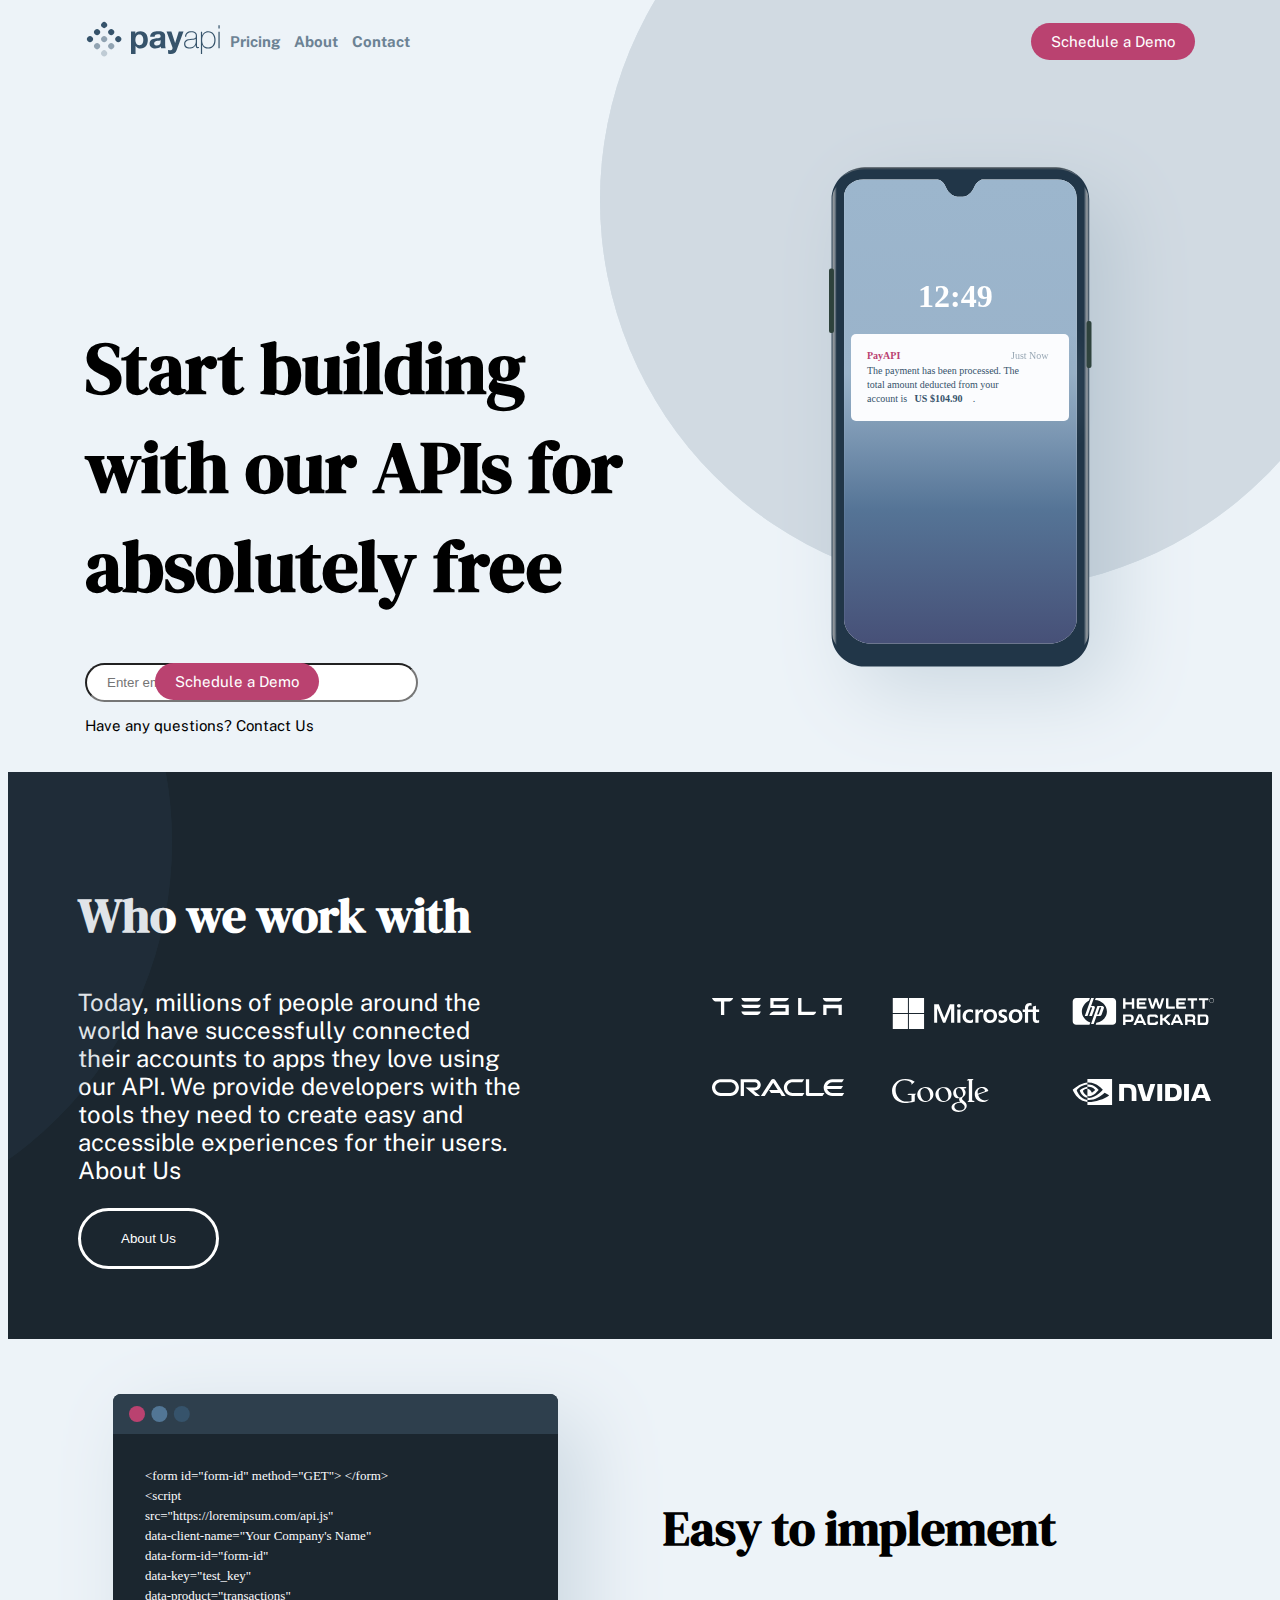
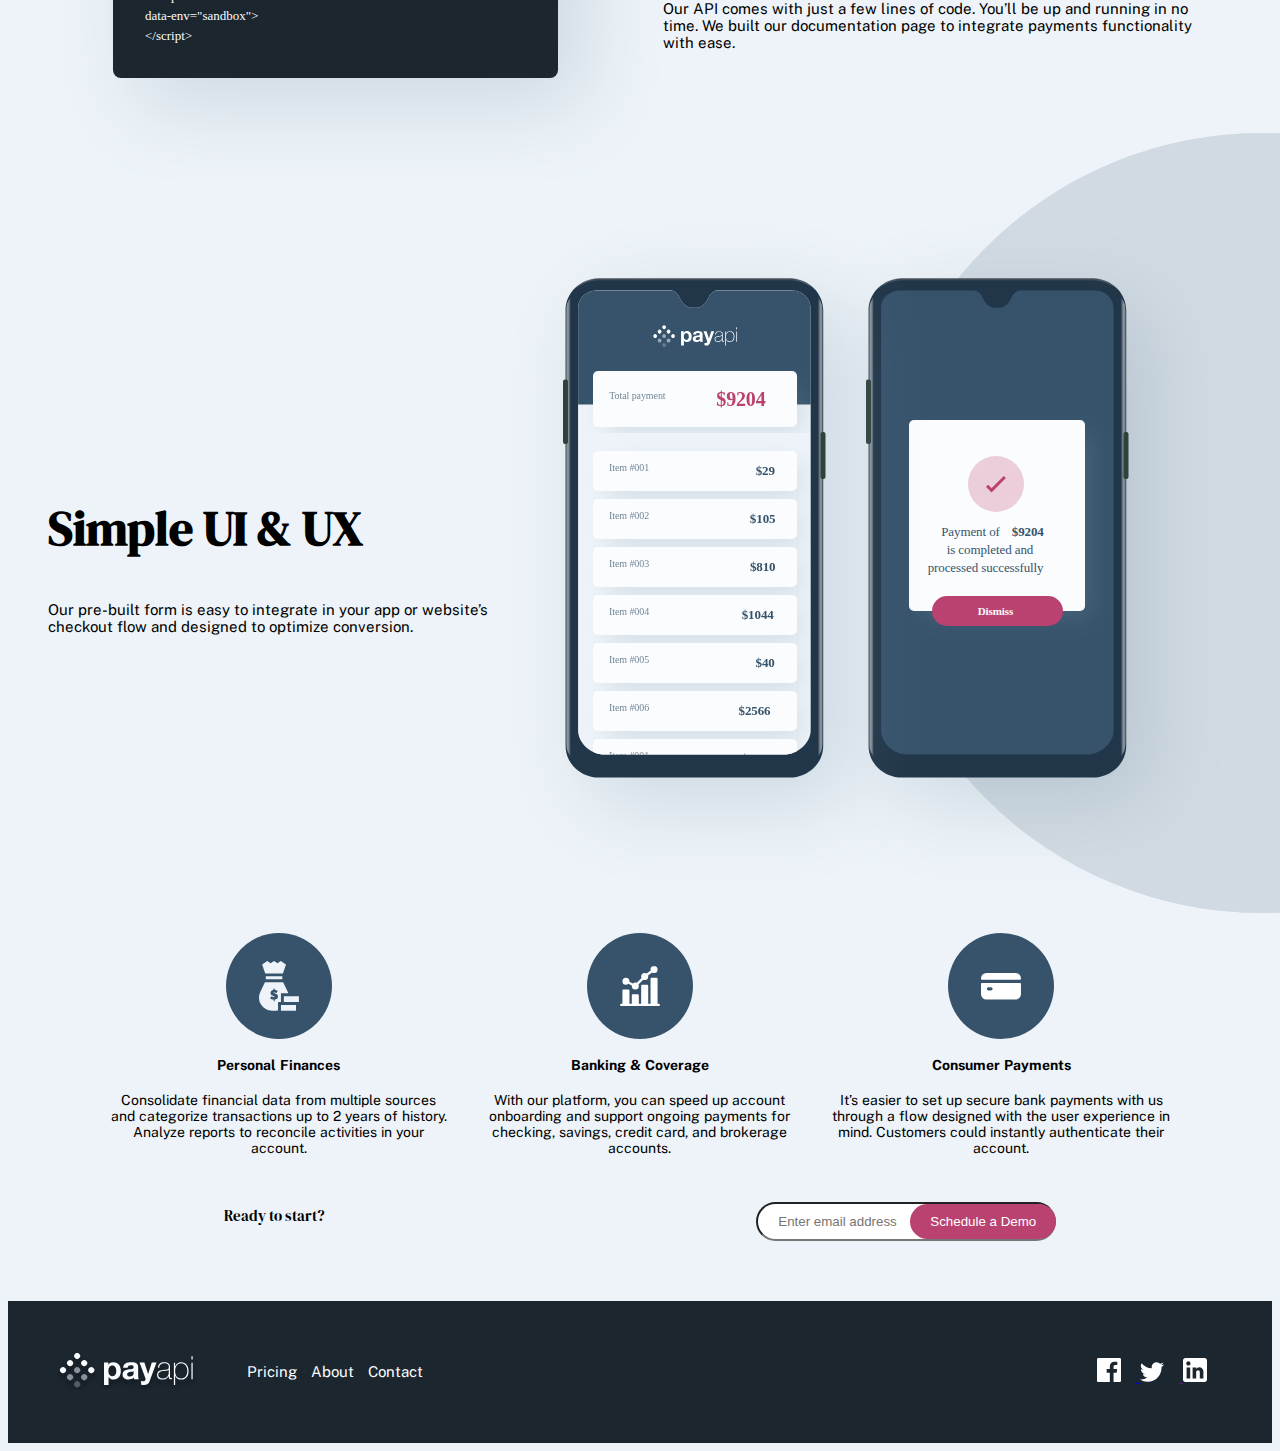
<file: index.html>
<!DOCTYPE html>
<html lang="en">
  <head>
    <meta charset="UTF-8" />
    <meta name="viewport" content="width=device-width, initial-scale=1.0" />
    <title>Mywebproject1</title>
    <link rel="preconnect" href="https://fonts.googleapis.com" />
    <link rel="preconnect" href="https://fonts.gstatic.com" crossorigin />
    <link
      href="https://fonts.googleapis.com/css2?family=DM+Serif+Display:ital@0;1&display=swap"
      rel="stylesheet"
    />
    <link rel="preconnect" href="https://fonts.googleapis.com" />
    <link rel="preconnect" href="https://fonts.gstatic.com" crossorigin />
    <link
      href="https://fonts.googleapis.com/css2?family=Public+Sans:ital,wght@0,100..900;1,100..900&display=swap"
      rel="stylesheet"
    />
    <link
      rel="shortcut icon"
      href="./assets/images/favicon-32x32.png"
      type="image/x-icon"
    />
    <link rel="stylesheet" href="./assets/CSS/style.css" />
  </head>

  <body>
    <header id="parent1">
      <div id="Fdiv">
        <a href="./index.html">
          <img src="./assets/images/logo.svg" alt="" class=""
        /></a>

        <div class="together">
          <a href="./pricing.html" id="pricing">Pricing</a>
          <a href="./aboutus.html" id="about">About</a>
          <a href="./contact.html" id="about">Contact</a>
        </div>
      </div>
      <button id="rightDemo">Schedule a Demo</button>
      <img src="./assets/images/bg-pattern-circle.svg" alt="" id="circle" />
    </header>

    <div id="parent2">
      <div id="startBuilding">
        <h1 class="H1">Start building with our APIs for absolutely free</h1>
        <input type="email" id="email" placeholder="Enter email address" />
        <button id="leftDemo">Schedule a Demo</button>
        <p>Have any questions? Contact Us</p>
      </div>
      <img
        src="./assets/images/illustration-phone-mockup.svg"
        alt=""
        id="phone1"
      />
    </div>

    <div class="parent3">
      <img src="./assets/images/bg-pattern-circle.svg" alt="" id="circle2" />

      <div class="todaymillions">
        <div>
          <h2 id="h2Who">Who we work with</h2>
        </div>
        <p class="todayP">
          Today, millions of people around the world have successfully connected
          their accounts to apps they love using our API. We provide developers
          with the tools they need to create easy and accessible experiences for
          their users. About Us
        </p>

        <button class="aboutUs">About Us</button>
      </div>
      <div class="tesla">
        <img src="./assets/images/tesla.svg" alt="" class="logos" />
        <img src="./assets/images/microsoft.svg" alt="" class="logos" />
        <img src="./assets/images/hewlett-packard.svg" alt="" class="logos" />
        <img src="./assets/images/oracle.svg" alt="" class="logos" />
        <img src="./assets/images/google.svg" alt="" class="logos" />
        <img src="./assets/images/nvidia.svg" alt="" class="logos" />
      </div>
    </div>

    <div id="parent4">
      <img src="./assets/images/illustration-easy-to-implement.svg" alt="" />

      <div class="easyOur">
        <h2 class="easy">Easy to implement</h2>
        <p id="ourApi">
          Our API comes with just a few lines of code. You’ll be up and running
          in no time. We built our documentation page to integrate payments
          functionality with ease.
        </p>
      </div>
    </div>

    <div id="parent5">
      <img src="./assets/images/bg-pattern-circle.svg" alt="" id="circle3" />
      <div>
        <div id="uiUX">
          <h2 class="simple">Simple UI & UX</h2>
          <p class="ourPre">
            Our pre-built form is easy to integrate in your app or website’s
            checkout flow and designed to optimize conversion.
          </p>
        </div>

        <img
          src="./assets/images/illustration-simple-ui.svg"
          alt=""
          class="twoPhones"
        />
      </div>
    </div>

    <div id="parent6">
      <div>
        <img src="./assets/images/icon-personal-finances.svg" alt="" />
        <div>
          <h4>Personal Finances</h4>
          <p id="p1">
            Consolidate financial data from multiple sources and categorize
            transactions up to 2 years of history. Analyze reports to reconcile
            activities in your account.
          </p>
        </div>
      </div>

      <div>
        <img src="./assets/images/icon-banking-and-coverage.svg" alt="" />

        <div>
          <h4>Banking & Coverage</h4>
          <p id="p2">
            With our platform, you can speed up account onboarding and support
            ongoing payments for checking, savings, credit card, and brokerage
            accounts.
          </p>
        </div>
      </div>

      <div>
        <img src="./assets/images/icon-consumer-payments.svg" alt="" />
        <div>
          <h4>Consumer Payments</h4>
          <p id="p3">
            It’s easier to set up secure bank payments with us through a flow
            designed with the user experience in mind. Customers could instantly
            authenticate their account.
          </p>
        </div>
      </div>
    </div>

    <div id="readinpbut">
      <p id="p">Ready to start?</p>

      <div id="emailDemo2">
        <input type="email" id="email1" placeholder="Enter email address" />
        <button id="rightDemo2">Schedule a Demo</button>
      </div>
    </div>

    <footer id="parent8">
      <div id="Fdivdown">
        <a href="./index.html">
        <img src="./assets/images/Api white logo.svg" alt="" />
      </a>

        <div class="together2">
          <a href="./pricing.html" id="pricing">Pricing</a>
          <a href="./aboutus.html" id="about">About</a>
          <a href="./contact.html" id="about">Contact</a>
        </div>
      </div>
      <div class="social">
        <a href="https://www.facebook.com/izuchukwu.ozigbondu.nweze?mibextid=ZbWKwL">
          <svg
            width="24"
            height="24"
            xmlns="http://www.w3.org/2000/svg"
            id="facebookcon"
          >
            <path
              d="M22.675 0H1.325C.593 0 0 .593 0 1.325v21.351C0 23.407.593 24 1.325 24H12.82v-9.294H9.692v-3.622h3.128V8.413c0-3.1 1.893-4.788 4.659-4.788 1.325 0 2.463.099 2.795.143v3.24l-1.918.001c-1.504 0-1.795.715-1.795 1.763v2.313h3.587l-.467 3.622h-3.12V24h6.116c.73 0 1.323-.593 1.323-1.325V1.325C24 .593 23.407 0 22.675 0z"
              fill-rule="nonzero"
            />
          </svg>
        </a>

        <a href="">
          <svg
          width="24"
          height="20"
          xmlns="http://www.w3.org/2000/svg"
          class="twitercon"
        >
          <path
            d="M24 2.557a9.83 9.83 0 01-2.828.775A4.932 4.932 0 0023.337.608a9.864 9.864 0 01-3.127 1.195A4.916 4.916 0 0016.616.248c-3.179 0-5.515 2.966-4.797 6.045A13.978 13.978 0 011.671 1.149a4.93 4.93 0 001.523 6.574 4.903 4.903 0 01-2.229-.616c-.054 2.281 1.581 4.415 3.949 4.89a4.935 4.935 0 01-2.224.084 4.928 4.928 0 004.6 3.419A9.9 9.9 0 010 17.54a13.94 13.94 0 007.548 2.212c9.142 0 14.307-7.721 13.995-14.646A10.025 10.025 0 0024 2.557z"
            fill-rule="nonzero"
          />
        </svg>
        </a>
        
<a href="https://www.linkedin.com/in/izuchukwu-nweze-528253319">
  <svg
          width="24"
          height="24"
          xmlns="http://www.w3.org/2000/svg"
          class="incon"
        >
          <path
            d="M21.6 0H2.4C1.08 0 0 1.08 0 2.4v19.2C0 22.92 1.08 24 2.4 24h19.2c1.32 0 2.4-1.08 2.4-2.4V2.4C24 1.08 22.92 0 21.6 0zM7.2 20.4H3.6V9.6h3.6v10.8zM5.4 7.56c-1.2 0-2.16-.96-2.16-2.16 0-1.2.96-2.16 2.16-2.16 1.2 0 2.16.96 2.16 2.16 0 1.2-.96 2.16-2.16 2.16zm15 12.84h-3.6v-6.36c0-.96-.84-1.8-1.8-1.8-.96 0-1.8.84-1.8 1.8v6.36H9.6V9.6h3.6v1.44c.6-.96 1.92-1.68 3-1.68 2.28 0 4.2 1.92 4.2 4.2v6.84z"
            fill-rule="nonzero"
          />
        </svg>
</a>
        

      </div>
    </footer>
  </body>
</html>
</file>
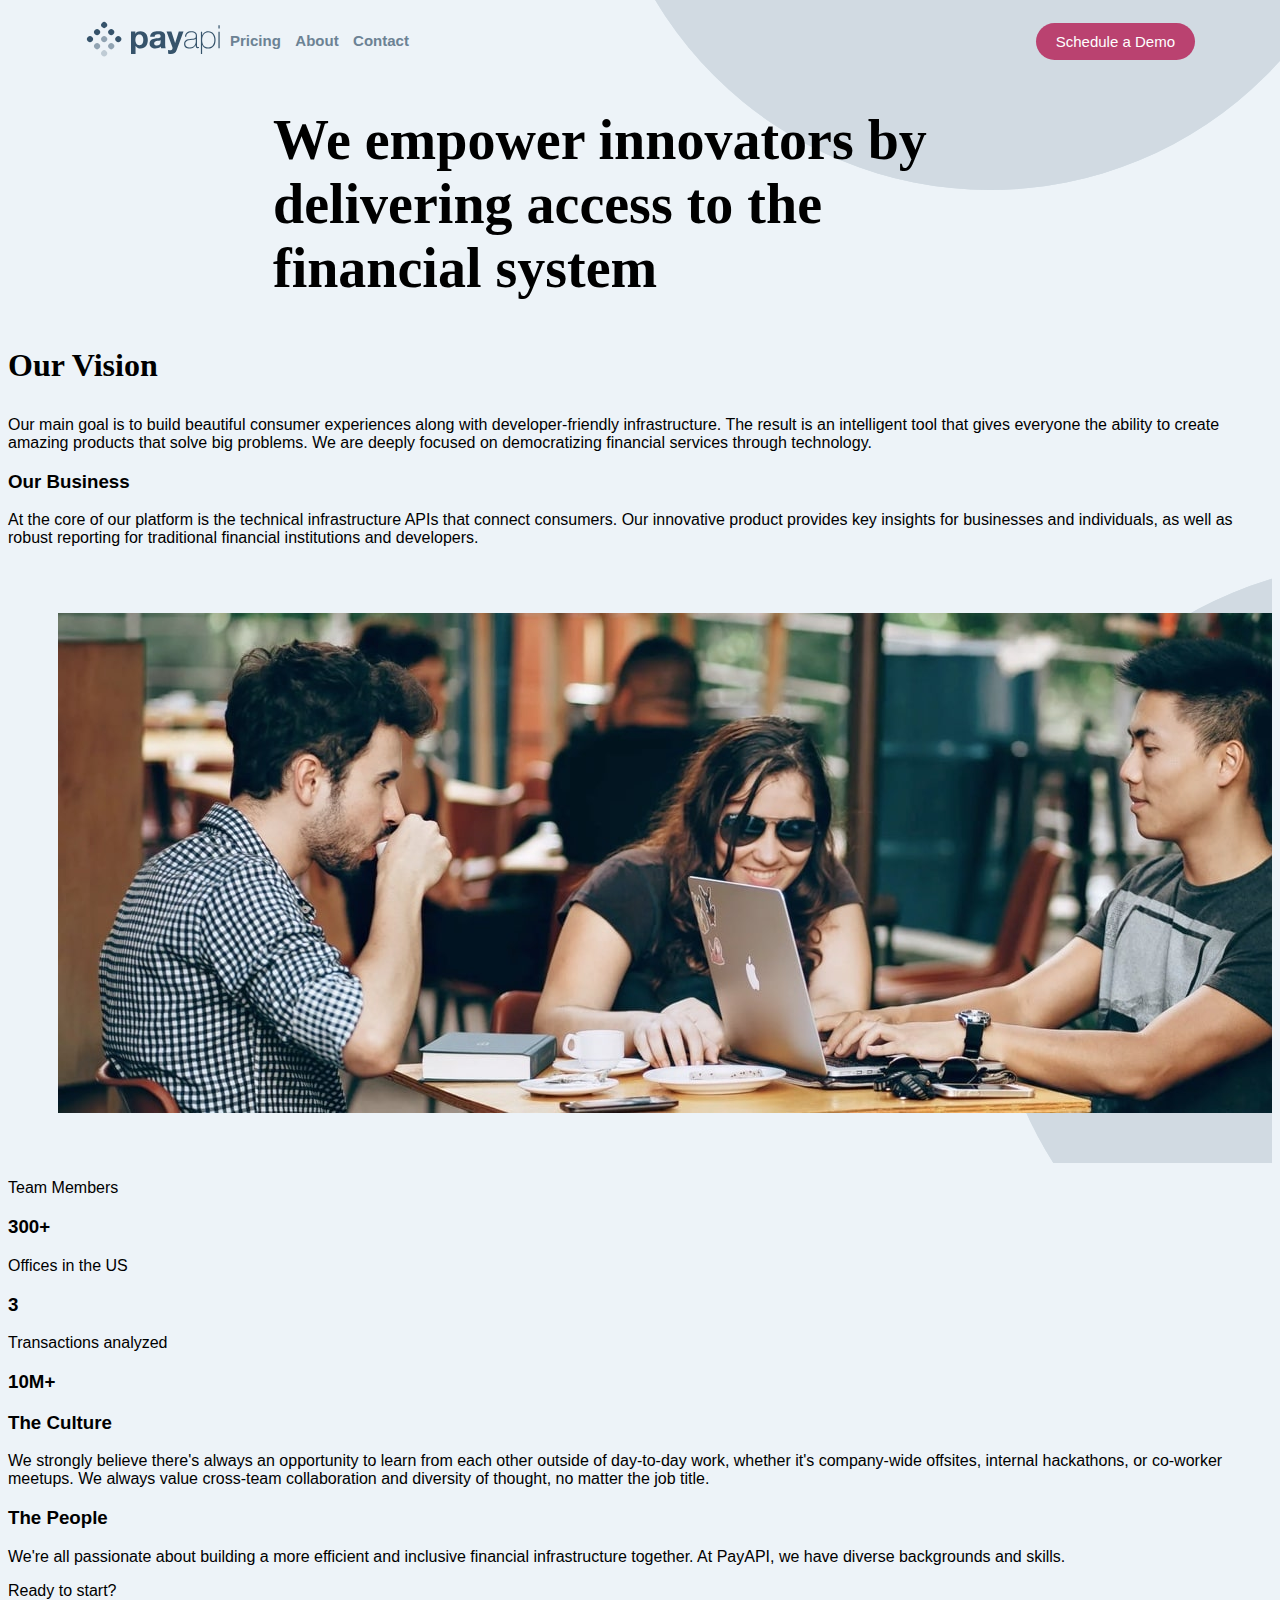
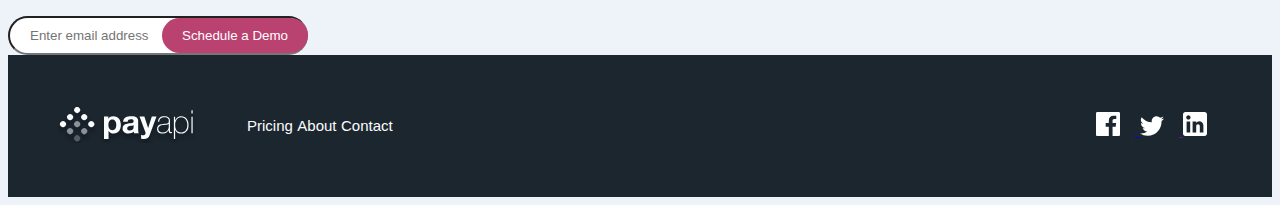
<file: aboutus.html>
<!DOCTYPE html>
<html lang="en">
  <head>
    <meta charset="UTF-8" />
    <meta name="viewport" content="width=device-width, initial-scale=1.0" />
    <title>aboutus</title>
    <link rel="stylesheet" href="./assets/CSS/aboutus.css" />
  </head>
  <body>
    <header id="parent1">
      <div id="Fdiv">
<a href="./index.html">
        <img src="./assets/images/logo.svg" alt="" class="" />
      </a>
        <div class="together">
          <a href="./pricing.html" id="pricing">Pricing</a>
          <a href="./aboutus.html" id="about">About</a>
          <a href="./contact.html" id="contact">Contact</a>
        </div>
      </div>
      <button id="rightDemo">Schedule a Demo</button>
      <img src="./assets/images/bg-pattern-circle.svg" alt="" id="circle" />
    </header>

    <h2 id="weEmpower">We empower innovators by delivering access to the financial system</h2>
<div class="ourVmail">
    <h3 id="ourVision">Our Vision</h3>

    <p id="ourMail">
      Our main goal is to build beautiful consumer experiences along with
      developer-friendly infrastructure. The result is an intelligent tool that
      gives everyone the ability to create amazing products that solve big
      problems. We are deeply focused on democratizing financial services
      through technology.
    </p>
  </div>
    <h3 class="ourBusiness">Our Business</h3>
    <p id="atThecore">
      At the core of our platform is the technical infrastructure APIs that
      connect consumers. Our innovative product provides key insights for
      businesses and individuals, as well as robust reporting for traditional
      financial institutions and developers.
    </p>

    <div id="parent5">
      <img src="./assets/images/bg-pattern-circle.svg" alt="" id="circle3" />
      <div>
        <img src="./assets/images/image-team-members.jpg" alt="" />
      </div>
    </div>

    <div id="">
      <p>Team Members</p>
      <h3>300+</h3>
      <p>Offices in the US</p>
      <h3>3</h3>
      <p>Transactions analyzed</p>
      <h3>10M+</h3>
    </div>

    <div>
      <h3>The Culture</h3>
      <p>
        We strongly believe there's always an opportunity to learn from each
        other outside of day-to-day work, whether it's company-wide offsites,
        internal hackathons, or co-worker meetups. We always value cross-team
        collaboration and diversity of thought, no matter the job title.
      </p>
      <h3>The People</h3>
      <p>
        We're all passionate about building a more efficient and inclusive
        financial infrastructure together. At PayAPI, we have diverse
        backgrounds and skills.
      </p>
    </div>

    <div id="readinpbut">
        <p id="p">Ready to start?</p>


        <div id="emailDemo2">
            <input type="email" id="email1" placeholder="Enter email address">
            <button id="rightDemo2">Schedule a Demo</button>
        </div>
    </div>

    <footer id="parent8">
      <div id="Fdivdown">
        <a href="./index.html"> 
        <img src="./assets/images/Api white logo.svg" alt="" />
      </a>
        <div class="together2">
          <a href="./pricing.html" id="pricing">Pricing</a>
          <a href="./aboutus.html" id="about">About</a>
          <a href="./contact.html" id="contact">Contact</a>
        </div>
      </div>
      <div class="social">
        <a href="https://www.facebook.com/izuchukwu.ozigbondu.nweze?mibextid=ZbWKwL">
        <svg
          width="24"
          height="24"
          xmlns="http://www.w3.org/2000/svg"
          id="facebookcon"
        >
          <path
            d="M22.675 0H1.325C.593 0 0 .593 0 1.325v21.351C0 23.407.593 24 1.325 24H12.82v-9.294H9.692v-3.622h3.128V8.413c0-3.1 1.893-4.788 4.659-4.788 1.325 0 2.463.099 2.795.143v3.24l-1.918.001c-1.504 0-1.795.715-1.795 1.763v2.313h3.587l-.467 3.622h-3.12V24h6.116c.73 0 1.323-.593 1.323-1.325V1.325C24 .593 23.407 0 22.675 0z"
            fill-rule="nonzero"
          />
        </svg>
      </a>
      <a href="">
        <svg
          width="24"
          height="20"
          xmlns="http://www.w3.org/2000/svg"
          class="twitercon"
        >
          <path
            d="M24 2.557a9.83 9.83 0 01-2.828.775A4.932 4.932 0 0023.337.608a9.864 9.864 0 01-3.127 1.195A4.916 4.916 0 0016.616.248c-3.179 0-5.515 2.966-4.797 6.045A13.978 13.978 0 011.671 1.149a4.93 4.93 0 001.523 6.574 4.903 4.903 0 01-2.229-.616c-.054 2.281 1.581 4.415 3.949 4.89a4.935 4.935 0 01-2.224.084 4.928 4.928 0 004.6 3.419A9.9 9.9 0 010 17.54a13.94 13.94 0 007.548 2.212c9.142 0 14.307-7.721 13.995-14.646A10.025 10.025 0 0024 2.557z"
            fill-rule="nonzero"
          />
        </svg>
      </a>
<a href="https://www.linkedin.com/in/izuchukwu-nweze-528253319">
        <svg
          width="24"
          height="24"
          xmlns="http://www.w3.org/2000/svg"
          class="incon"
        >
          <path
            d="M21.6 0H2.4C1.08 0 0 1.08 0 2.4v19.2C0 22.92 1.08 24 2.4 24h19.2c1.32 0 2.4-1.08 2.4-2.4V2.4C24 1.08 22.92 0 21.6 0zM7.2 20.4H3.6V9.6h3.6v10.8zM5.4 7.56c-1.2 0-2.16-.96-2.16-2.16 0-1.2.96-2.16 2.16-2.16 1.2 0 2.16.96 2.16 2.16 0 1.2-.96 2.16-2.16 2.16zm15 12.84h-3.6v-6.36c0-.96-.84-1.8-1.8-1.8-.96 0-1.8.84-1.8 1.8v6.36H9.6V9.6h3.6v1.44c.6-.96 1.92-1.68 3-1.68 2.28 0 4.2 1.92 4.2 4.2v6.84z"
            fill-rule="nonzero"
          />
        </svg>
      </a>
      </div>
    </footer>
  </body>
</html>
</file>
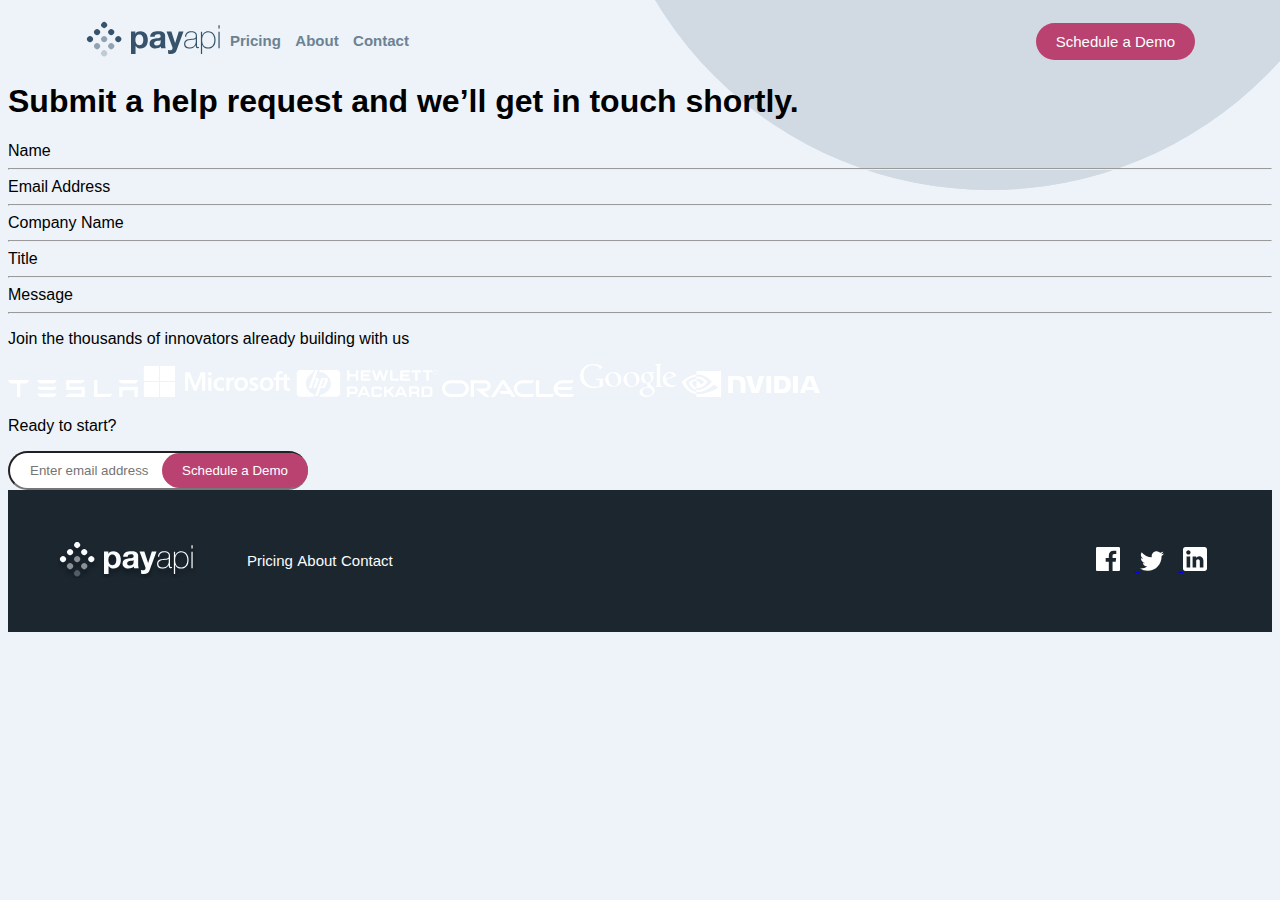
<file: contact.html>
<!DOCTYPE html>
<html lang="en">
  <head>
    <meta charset="UTF-8" />
    <meta name="viewport" content="width=device-width, initial-scale=1.0" />
    <title>contact</title>
    <link rel="stylesheet" href="./assets/CSS/contact.css" />
  </head>
  <body>
    <header id="parent1">
      <div id="Fdiv">
        <a href="./index.html">
          <img src="./assets/images/logo.svg" alt="" class="" />
        </a>

        <div class="together">
          <a href="./pricing.html" id="pricing">Pricing</a>
          <a href="./aboutus.html" id="about">About</a>
          <a href="./contact.html" id="contact">Contact</a>
        </div>
      </div>
      <button id="rightDemo">Schedule a Demo</button>
      <img src="./assets/images/bg-pattern-circle.svg" alt="" id="circle" />
    </header>
    <h1>Submit a help request and we’ll get in touch shortly.</h1>
    <div>
      Name
      <hr />
      Email Address
      <hr />
      Company Name
      <hr />
      Title
      <hr />
      Message
      <hr />
    </div>
    <div>
      <p>Join the thousands of innovators already building with us</p>
      <div class="tesla">
        <img src="./assets/images/tesla.svg" alt="" class="logos" />
        <img src="./assets/images/microsoft.svg" alt="" class="logos" />
        <img src="./assets/images/hewlett-packard.svg" alt="" class="logos" />
        <img src="./assets/images/oracle.svg" alt="" class="logos" />
        <img src="./assets/images/google.svg" alt="" class="logos" />
        <img src="./assets/images/nvidia.svg" alt="" class="logos" />
      </div>
    </div>

    <div id="readinpbut">
      <p id="p">Ready to start?</p>

      <div id="emailDemo2">
        <input type="email" id="email1" placeholder="Enter email address" />
        <button id="rightDemo2">Schedule a Demo</button>
      </div>
    </div>

    <footer id="parent8">
      <div id="Fdivdown">
        <a href="./index.html">
          <img src="./assets/images/Api white logo.svg" alt="" />
        </a>

        <div class="together2">
          <a href="./pricing.html" id="pricing">Pricing</a>
          <a href="./aboutus.html" id="about">About</a>
          <a href="./contact.html" id="contact">Contact</a>
        </div>
      </div>
      <div class="social">
        <a
          href="https://www.facebook.com/izuchukwu.ozigbondu.nweze?mibextid=ZbWKwL"
        >
          <svg
            width="24"
            height="24"
            xmlns="http://www.w3.org/2000/svg"
            id="facebookcon"
          >
            <path
              d="M22.675 0H1.325C.593 0 0 .593 0 1.325v21.351C0 23.407.593 24 1.325 24H12.82v-9.294H9.692v-3.622h3.128V8.413c0-3.1 1.893-4.788 4.659-4.788 1.325 0 2.463.099 2.795.143v3.24l-1.918.001c-1.504 0-1.795.715-1.795 1.763v2.313h3.587l-.467 3.622h-3.12V24h6.116c.73 0 1.323-.593 1.323-1.325V1.325C24 .593 23.407 0 22.675 0z"
              fill-rule="nonzero"
            />
          </svg>
        </a>
        <a href="https://www.linkedin.com/in/izuchukwu-nweze-528253319">
          <svg
            width="24"
            height="20"
            xmlns="http://www.w3.org/2000/svg"
            class="twitercon"
          >
            <path
              d="M24 2.557a9.83 9.83 0 01-2.828.775A4.932 4.932 0 0023.337.608a9.864 9.864 0 01-3.127 1.195A4.916 4.916 0 0016.616.248c-3.179 0-5.515 2.966-4.797 6.045A13.978 13.978 0 011.671 1.149a4.93 4.93 0 001.523 6.574 4.903 4.903 0 01-2.229-.616c-.054 2.281 1.581 4.415 3.949 4.89a4.935 4.935 0 01-2.224.084 4.928 4.928 0 004.6 3.419A9.9 9.9 0 010 17.54a13.94 13.94 0 007.548 2.212c9.142 0 14.307-7.721 13.995-14.646A10.025 10.025 0 0024 2.557z"
              fill-rule="nonzero"
            />
          </svg>
        </a>
        <a href="">
          <svg
            width="24"
            height="24"
            xmlns="http://www.w3.org/2000/svg"
            class="incon"
          >
            <path
              d="M21.6 0H2.4C1.08 0 0 1.08 0 2.4v19.2C0 22.92 1.08 24 2.4 24h19.2c1.32 0 2.4-1.08 2.4-2.4V2.4C24 1.08 22.92 0 21.6 0zM7.2 20.4H3.6V9.6h3.6v10.8zM5.4 7.56c-1.2 0-2.16-.96-2.16-2.16 0-1.2.96-2.16 2.16-2.16 1.2 0 2.16.96 2.16 2.16 0 1.2-.96 2.16-2.16 2.16zm15 12.84h-3.6v-6.36c0-.96-.84-1.8-1.8-1.8-.96 0-1.8.84-1.8 1.8v6.36H9.6V9.6h3.6v1.44c.6-.96 1.92-1.68 3-1.68 2.28 0 4.2 1.92 4.2 4.2v6.84z"
              fill-rule="nonzero"
            />
          </svg>
        </a>
      </div>
    </footer>
  </body>
</html>
</file>
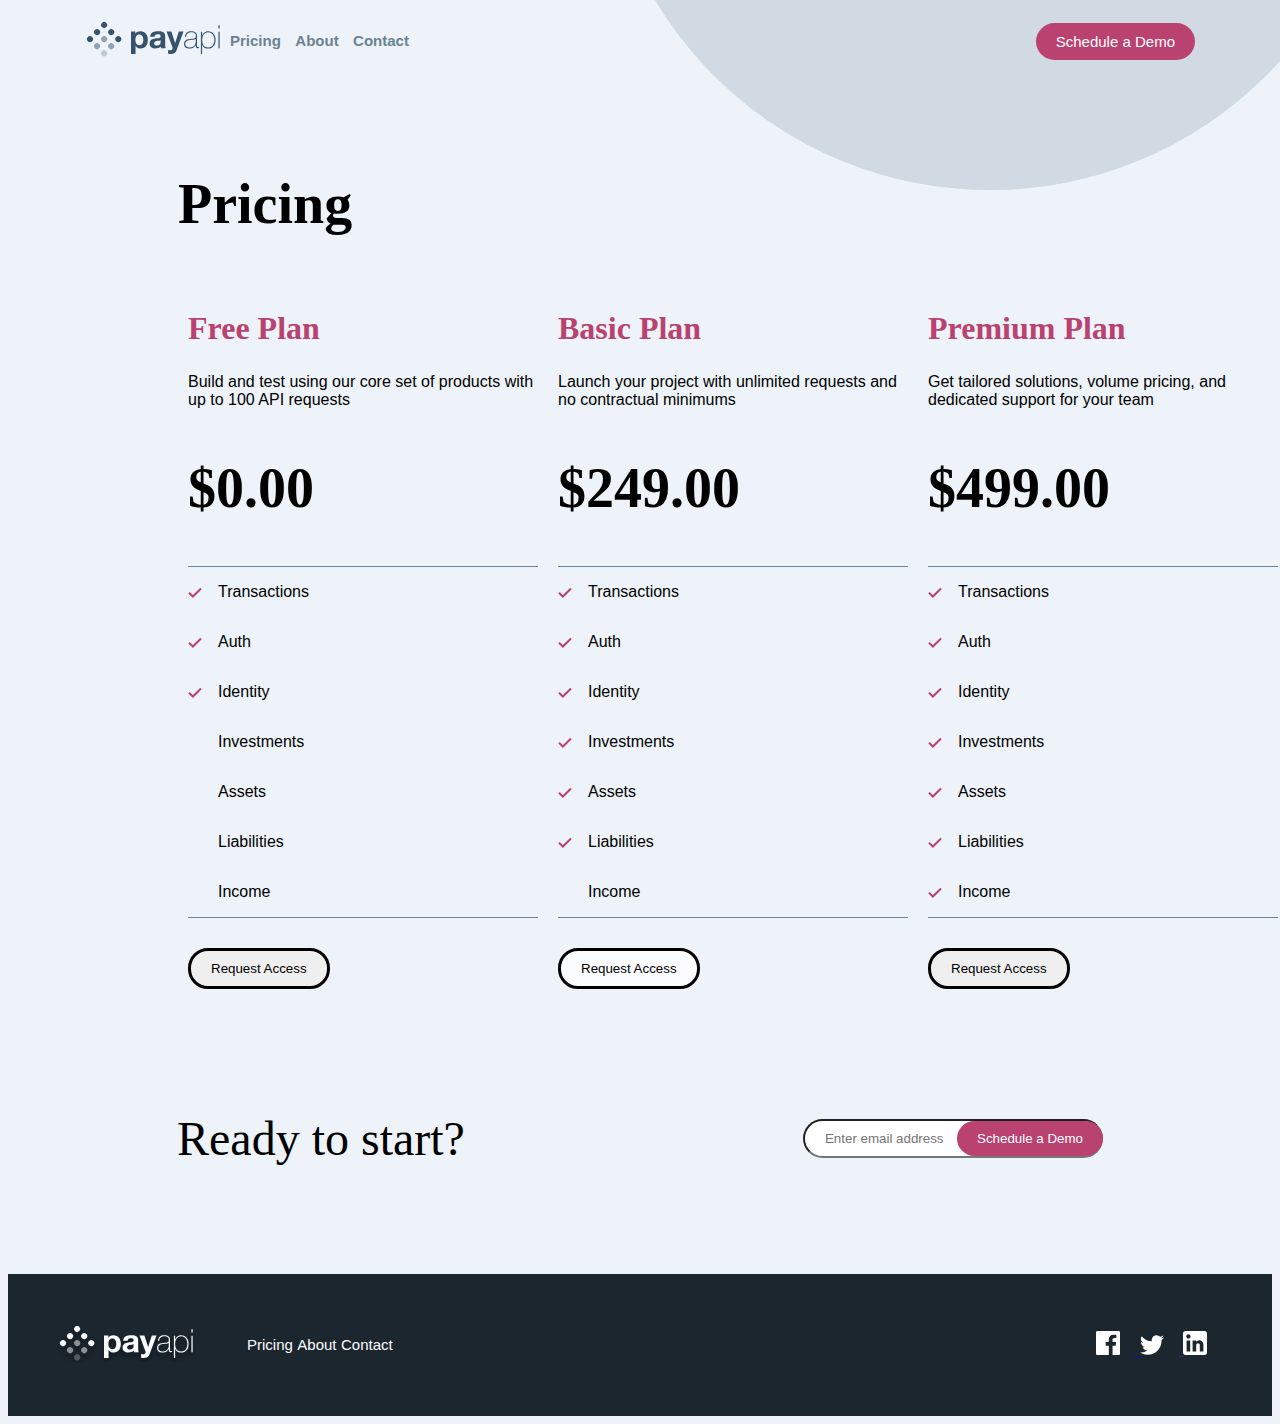
<file: pricing.html>
<!DOCTYPE html>
<html lang="en">
  <head>
    <meta charset="UTF-8" />
    <meta name="viewport" content="width=device-width, initial-scale=1.0" />
    <title>pricing</title>
    <link rel="stylesheet" href="./assets/CSS/pricing.css" />
    <link
      rel="shortcut icon"
      href="./assets/images/favicon-32x32.png"
      type="image/x-icon"
    />
  </head>
  <body>
    <header id="parent1">
      <div id="Fdiv">
        <a href="./index.html"
          ><img src="./assets/images/logo.svg" alt="" class=""
        /></a>

        <div class="together">
          <a href="./pricing.html" id="pricing">Pricing</a>
          <a href="./aboutus.html" id="about">About</a>
          <a href="./contact.html" id="contact">Contact</a>
        </div>
      </div>
      <button id="rightDemo">Schedule a Demo</button>
      <img src="./assets/images/bg-pattern-circle.svg" alt="" id="circle" />
    </header>

    <br /><br /><br /><br />

    <h1 id="pricingHead">Pricing</h1>

    <div id="parentAll">
      <div>
        <h2 id="freeplanHead">Free Plan</h2>
        <p class="paragraph">
          Build and test using our core set of products with up to 100 API
          requests
        </p>
        <h2 class="figurs">$0.00</h2>

        <div id="planChildren">
          <div>
            <img src="./assets/images/icon-check.svg" alt="" />
            <p>Transactions</p>
          </div>

          <div>
            <img src="./assets/images/icon-check.svg" alt="" />
            <p>Auth</p>
          </div>

          <div>
            <img src="./assets/images/icon-check.svg" alt="" />
            <p>Identity</p>
          </div>

          <div>
            &nbsp;
            <p>Investments</p>
          </div>

          <div>
            &nbsp;
            <p>Assets</p>
          </div>

          <div>
            &nbsp;
            <p>Liabilities</p>
          </div>

          <div>
            &nbsp;
            <p>Income</p>
          </div>
        </div>
        <button id="buttonFreeplan">Request Access</button>
      </div>

      <div>
        <h2 id="basicplanHead">Basic Plan</h2>
        <p class="paragraph">
          Launch your project with unlimited requests and no contractual
          minimums
        </p>
        <h2 class="figurs">$249.00</h2>

        <div id="planChildren">
          <div>
            <img src="./assets/images/icon-check.svg" alt="" />
            <p>Transactions</p>
          </div>

          <div>
            <img src="./assets/images/icon-check.svg" alt="" />
            <p>Auth</p>
          </div>

          <div>
            <img src="./assets/images/icon-check.svg" alt="" />
            <p>Identity</p>
          </div>

          <div>
            <img src="./assets/images/icon-check.svg" alt="" />
            <p>Investments</p>
          </div>

          <div>
            <img src="./assets/images/icon-check.svg" alt="" />
            <p>Assets</p>
          </div>

          <div>
            <img src="./assets/images/icon-check.svg" alt="" />
            <p>Liabilities</p>
          </div>

          <div>
            &nbsp;
            <p>Income</p>
          </div>
        </div>

        <button id="buttonBasic">Request Access</button>
      </div>

      <div>
        <h2 id="premiumplanHead">Premium Plan</h2>
        <p class="paragraph">
          Get tailored solutions, volume pricing, and dedicated support for your
          team
        </p>
        <h2 class="figurs">$499.00</h2>
        <div id="planChildren">
          <div>
            <img src="./assets/images/icon-check.svg" alt="" />
            <p>Transactions</p>
          </div>

          <div>
            <img src="./assets/images/icon-check.svg" alt="" />
            <p>Auth</p>
          </div>

          <div>
            <img src="./assets/images/icon-check.svg" alt="" />
            <p>Identity</p>
          </div>

          <div>
            <img src="./assets/images/icon-check.svg" alt="" />
            <p>Investments</p>
          </div>

          <div>
            <img src="./assets/images/icon-check.svg" alt="" />
            <p>Assets</p>
          </div>

          <div>
            <img src="./assets/images/icon-check.svg" alt="" />
            <p>Liabilities</p>
          </div>

          <div>
            <img src="./assets/images/icon-check.svg" alt="" />
            <p>Income</p>
          </div>
        </div>
        <button id="buttonPremium">Request Access</button>
      </div>
    </div>
    <br /><br /><br />
    <div id="readinpbut">
      <p id="p">Ready to start?</p>

      <div id="emailDemo2">
        <input type="email" id="email1" placeholder="Enter email address" />
        <button id="rightDemo2">Schedule a Demo</button>
      </div>
    </div>

    <footer id="parent8">
      <div id="Fdivdown">
        <a href="./index.html">
          <img src="./assets/images/Api white logo.svg" alt="" />
        </a>
        <div class="together2">
          <a href="./pricing.html" id="pricing">Pricing</a>
          <a href="./aboutus.html" id="about">About</a>
          <a href="./contact.html" id="about">Contact</a>
        </div>
      </div>
      <div class="social">
        <a
          href="https://www.facebook.com/izuchukwu.ozigbondu.nweze?mibextid=ZbWKwL"
        >
          <svg
            width="24"
            height="24"
            xmlns="http://www.w3.org/2000/svg"
            id="facebookcon"
          >
            <path
              d="M22.675 0H1.325C.593 0 0 .593 0 1.325v21.351C0 23.407.593 24 1.325 24H12.82v-9.294H9.692v-3.622h3.128V8.413c0-3.1 1.893-4.788 4.659-4.788 1.325 0 2.463.099 2.795.143v3.24l-1.918.001c-1.504 0-1.795.715-1.795 1.763v2.313h3.587l-.467 3.622h-3.12V24h6.116c.73 0 1.323-.593 1.323-1.325V1.325C24 .593 23.407 0 22.675 0z"
              fill-rule="nonzero"
            />
          </svg>
        </a>

        <a href="">
          <svg
            width="24"
            height="20"
            xmlns="http://www.w3.org/2000/svg"
            class="twitercon"
          >
            <path
              d="M24 2.557a9.83 9.83 0 01-2.828.775A4.932 4.932 0 0023.337.608a9.864 9.864 0 01-3.127 1.195A4.916 4.916 0 0016.616.248c-3.179 0-5.515 2.966-4.797 6.045A13.978 13.978 0 011.671 1.149a4.93 4.93 0 001.523 6.574 4.903 4.903 0 01-2.229-.616c-.054 2.281 1.581 4.415 3.949 4.89a4.935 4.935 0 01-2.224.084 4.928 4.928 0 004.6 3.419A9.9 9.9 0 010 17.54a13.94 13.94 0 007.548 2.212c9.142 0 14.307-7.721 13.995-14.646A10.025 10.025 0 0024 2.557z"
              fill-rule="nonzero"
            />
          </svg>
        </a>

        <a href="https://www.linkedin.com/in/izuchukwu-nweze-528253319">
          <svg
            width="24"
            height="24"
            xmlns="http://www.w3.org/2000/svg"
            class="incon"
          >
            <path
              d="M21.6 0H2.4C1.08 0 0 1.08 0 2.4v19.2C0 22.92 1.08 24 2.4 24h19.2c1.32 0 2.4-1.08 2.4-2.4V2.4C24 1.08 22.92 0 21.6 0zM7.2 20.4H3.6V9.6h3.6v10.8zM5.4 7.56c-1.2 0-2.16-.96-2.16-2.16 0-1.2.96-2.16 2.16-2.16 1.2 0 2.16.96 2.16 2.16 0 1.2-.96 2.16-2.16 2.16zm15 12.84h-3.6v-6.36c0-.96-.84-1.8-1.8-1.8-.96 0-1.8.84-1.8 1.8v6.36H9.6V9.6h3.6v1.44c.6-.96 1.92-1.68 3-1.68 2.28 0 4.2 1.92 4.2 4.2v6.84z"
              fill-rule="nonzero"
            />
          </svg>
        </a>
      </div>
    </footer>
  </body>
</html>
</file>
<file: assets/CSS/style.css>
:root {
  --dark-pink: #ba4270;
  --water-white: #fbfcfe;
  --juan-blue: #36536b;
  --mirage-blue: #1b262f;
  --charm-pink: #da6d97;
  --light-juan-blue: #6c8294;
  --white: #fff;
}

body {
  background-color: #edf3f8;
  position: relative;
  overflow-x: hidden;
  font-family: "Public Sans", sans-serif;
}

#parent1 {
  display: flex;
  justify-content: space-between;
  align-items: center;

  width: 1110px;
  margin: 20px auto 0;
}

#circle {
  position: absolute;
  right: -108px;
  top: -210px;
  z-index: -1;
}

#Fdiv {
  display: flex;
  justify-content: space-between;
  align-items: center;
}

.together > a {
  margin-left: 10px;
  font-family: "Public Sans", sans-serif;
  font-size: 15px;
  text-decoration: none;
  color: var(--light-juan-blue);
  font-weight: bold;
}

.together > a:hover {
  color: var(--juan-blue);
  cursor: pointer;
}

#rightDemo {
  background-color: #ba4270;
  border-radius: 20px;
  border: none;
  color: white;
  padding: 10px 20px;
  position: relative;
  font-family: "Public Sans", sans-serif;
  font-size: 15px;
}

#rightDemo:hover {
  background-color:var(--charm-pink);
  cursor: pointer;
}

#parent2 {
  display: flex;
  margin: 0 auto;
  align-items: center;
  padding: 50px 50px 0;
  justify-content: space-between;
  width: 1110px;
  margin: 0 auto;
}

#startBuilding {
  width: 546px;
  height: 345px;
}

#startBuilding > h1 {
  font-size: 72px;
  font-family: "DM Serif Display", serif;
  position: relative;
}

#startBuilding > button,
#startBuilding > p {
  font-family: "Public Sans", sans-serif;
  font-size: 15px;
}

#email {
  border-radius: 10px;
  width: 53%;
  padding: 10px 20px;
}

#email {
  max-width: 445px;
  border-radius: 20px;
}

#email:hover {
  cursor: pointer;
}

#leftDemo {
  border: none;
  padding: 10px 20px;
  background-color: var(--dark-pink);
  color: white;
  position: absolute;
  right: 953px;
  border-radius: 20px;
  font-family: "Public Sans", sans-serif;
  font-size: 15px;
}

#leftDemo:hover {
  background-color: var(--charm-pink);
  cursor: pointer;
}

#todaymillions {
  max-width: 445px;
  z-index: 60;
}

.parent3 {
  display: flex;
  justify-content: space-between;
  align-items: center;
  /* padding: 70px  50px; */
  background-color: rgb(27, 38, 47);
  color: white;
  overflow: hidden;
  position: relative;
  padding: 70px;
}

.tesla {
  display: grid;
  grid-template-columns: repeat(3, 130px);
  /* grid-template-rows: 50px 100px; */
  gap: 50px;
}

.logos {
  background-color: rgb(27, 38, 47);
  color: white solid;
}

#h2Who {
  font-family: "DM Serif Display", serif;
  font-size: 48px;
  width: 445px;
}

.todayP {
  font-size: 24px;
  margin-top: 10px;
  font-family: "Public Sans", sans-serif;
  max-width: 445px;
}

.aboutUs {
  border-radius: 50px;
  color: white;
  padding: 20px 40px;
  border: white solid;
  background-color: transparent;
}

.aboutUs:hover {
  color: #ee1616;
  cursor: pointer;
  background-color: white;
}

#circle2 {
  position: absolute;
  right: 1100px;
  top: -320px;
  z-index: -5px;
}

#parent4 {
  display: flex;
  justify-content: space-between;
  align-items: center;
  padding: 0px 50px;
}

.easy {
  font-family: "DM Serif Display", serif;
  font-size: 48px;
}

#ourApi {
  font-family: "Public Sans", sans-serif;
  font-size: 15px;
}

#parent5 {
  position: relative;
  padding: 40px;
}

#parent5 > img {
  position: absolute;
  right: -380px;
  top: -50px;
  z-index: -1;
}

#parent5 > div {
  display: flex;
  justify-content: space-between;
  align-items: center;
}

#readinpbut {
  position: relative;
}

#uiUX {
  max-width: 445px;
}

.simple {
  font-family: "DM Serif Display", serif;
  font-size: 48px;
}

.ourPre {
  font-family: "Public Sans", sans-serif;
  font-size: 15px;
}

#parent6 {
  display: flex;
  justify-content: space-between;
  align-items: center;
  gap: 20px;
  padding: 10px 100px 20px;
}

#parent6 > div {
  display: flex;
  flex-direction: column;
  align-items: center;
  width: 350px;
}

#parent6 > div > div,
#parent6 > div > div > p {
  text-align: center;
  font-size: 14px;
  word-spacing: 1px;
}

#readinpbut {
  display: flex;
  justify-content: space-between;
  align-items: center;
}

#parent8 {
  display: flex;
  justify-content: space-between;
  align-items: center;
  background-color: rgb(27, 38, 47);
  padding: 50px;
}

#Fdivdown {
  display: flex;
  justify-content: space-between;
  align-items: center;
  gap: 50px;
}

.together2 > a {
  color: var(--water-white);
  font-family: "Public Sans", sans-serif;
  font-size: 15px;
  text-decoration: none;
  margin-right: 10px;
}

.together2 > a:hover {
  color: var(--light-juan-blue);
  cursor: pointer;
}

#p {
  font-family: "DM Serif Display", serif;
  max-width: 445px;
  font-size: 15px;
}

#readinpbut {
  display: flex;
  position: relative;
  justify-content: space-around;
  align-items: self-end;
  margin-bottom: 60px;
}

#email1 {
  border-radius: 20px;
  padding: 10px 20px;
  width: 100%;
}

#email1:hover {
  cursor: pointer;
}

#rightDemo2 {
  border-radius: 20px;
  border: none;
  padding: 10px 20px;
  background-color: #ba4270;
  color: white;
  position: absolute;
  right: px;
}

#rightDemo2:hover {
  background-color: var(--charm-pink);
  cursor: pointer;
}

#leftDemo2 {
  border-radius: 20px;
  background-color: #ba4270;
  color: white;
  padding: 7px;
}

#emailDemo2 {
  display: flex;
  position: relative;
  justify-content: right;
  align-items: center;
  width: 300px;
}

#downPricing:hover {
  color: #fff;
  cursor: pointer;
}

#Fdive > a:hover {
  color: #fff;
  cursor: pointer;
}

.social >a> svg {
  fill: var(--white);
  margin-right: 15px;
}

.social >a> svg:hover {
  fill: var(--dark-pink);
  cursor: pointer;
}
</file>
<file: assets/CSS/aboutus.css>
:root {
    --dark-pink: #ba4270;
    --water-white: #fbfcfe;
    --juan-blue: #36536b;
    --mirage-blue: #1b262f;
    --charm-pink: #da6d97;
    --light-juan-blue: #6c8294;
    --white: #fff;
  }
  
  body {
      background-color: #edf3f8;
      position: relative;
      overflow-x: hidden;
      font-family: "Public Sans", sans-serif;
    }
  
    #parent1 {
      display: flex;
      justify-content: space-between;
      align-items: center;
      width: 1110px;
      margin: 20px auto 0;
    }


    #Fdiv {
      display: flex;
      justify-content: space-between;
      align-items: center;
    }
    
    .together > a {
      margin-left: 10px;
      font-family: "Public Sans", sans-serif;
      font-size: 15px;
      text-decoration: none;
      color: var(--light-juan-blue);
      font-weight: bold;
    }
    
    .together > a:hover {
      color: var(--juan-blue);
      cursor: pointer;
    }
  
    #rightDemo {
      background-color: #ba4270;
      border-radius: 20px;
      border: none;
      color: white;
      padding: 10px 20px;
      position: relative;
      font-family: "Public Sans", sans-serif;
      font-size: 15px;
    }
    
    #rightDemo:hover {
      background-color:var(--charm-pink);
      cursor: pointer;
    }



    
    #circle {
      position: absolute;
      right: -108px;
      top: -610px;
      z-index: -1;
    }

    #parent5 {
        position: relative;
        overflow: hidden;
        padding: 50px;
      }
      
      #parent5 > img {
        position: absolute;
        right: -500px;
        top: 0;
        z-index: -1;
      }
      
      #parent5 > div {
        display: flex;
        justify-content: space-between;
        align-items: center;
      }


        
#parent8 {
  display: flex;
  justify-content: space-between;
  align-items: center;
  background-color: rgb(27, 38, 47);
  padding: 50px;
}

#Fdivdown {
  display: flex;
  justify-content: space-between;
  align-items: center;
  gap: 50px;
}

.together2 > a {
  color: var(--water-white);
  font-family: "Public Sans", sans-serif;
  font-size: 15px;
  text-decoration: none;
}

.together2 > a:hover {
  color: var(--light-juan-blue);
  cursor: pointer;
}

  
#rightDemo2 {
  border-radius: 20px;
  border: none;
  padding: 10px 20px;
  background-color: #ba4270;
  color: white;
  position: absolute;
  right: px;
}

#rightDemo2:hover {
  background-color: var(--charm-pink);
  cursor: pointer;
}

#leftDemo2 {
  border-radius: 20px;
  background-color: #ba4270;
  color: white;
  padding: 7px;
}

#emailDemo2 {
  display: flex;
  position: relative;
  justify-content: right;
  align-items: center;
  width: 300px;
}

#downPricing:hover {
  color: #fff;
  cursor: pointer;
}

#Fdive > a:hover {
  color: #fff;
  cursor: pointer;
}

.social >a> svg {
  fill: var(--white);
  margin-right: 15px;
}

.social >a> svg:hover {
  fill: var(--dark-pink);
}
#email1 {
  border-radius: 20px;
  padding: 10px 20px;
  width: 100%;
}

#email1:hover {
  cursor: pointer;
}

#weEmpower{
  font-size: 56px;
  font-family: "DM Serif Display", serif;
  width: 730px;margin-left: 265px;

}
#ourVision{
  font-size: 32px;
  font-family: "DM Serif Display", serif;
}

.ourVmail{

}
#ourVision{

}
.ourBusiness{

}
#atThecore{
  
}
</file>
<file: assets/CSS/contact.css>
:root {
    --dark-pink: #ba4270;
    --water-white: #fbfcfe;
    --juan-blue: #36536b;
    --mirage-blue: #1b262f;
    --charm-pink: #da6d97;
    --light-juan-blue: #6c8294;
    --white: #fff;
  }

  
body {
  background-color: #edf3f8;
  position: relative;
  overflow-x: hidden;
  font-family: "Public Sans", sans-serif;
}

#parent1 {
  display: flex;
  justify-content: space-between;
  align-items: center;
  width: 1110px;
  margin: 20px auto 0;
}

#circle {
  position: absolute;
  right: -108px;
  top: -610px;
  z-index: -1;
}

#Fdiv {
  display: flex;
  justify-content: space-between;
  align-items: center;
}

.together > a {
  margin-left: 10px;
  font-family: "Public Sans", sans-serif;
  font-size: 15px;
  text-decoration: none;
  color: var(--light-juan-blue);
  font-weight: bold;
}

.together > a:hover {
  color: var(--juan-blue);
  cursor: pointer;
}

#rightDemo {
  background-color: #ba4270;
  border-radius: 20px;
  border: none;
  color: white;
  padding: 10px 20px;
  position: relative;
  font-family: "Public Sans", sans-serif;
  font-size: 15px;
}

#rightDemo:hover {
  background-color:var(--charm-pink);
  cursor: pointer;
}



#parent8 {
display: flex;
justify-content: space-between;
align-items: center;
background-color: rgb(27, 38, 47);
padding: 50px;
}

#Fdivdown {
display: flex;
justify-content: space-between;
align-items: center;
gap: 50px;
}

.together2 > a {
color: var(--water-white);
font-family: "Public Sans", sans-serif;
font-size: 15px;
text-decoration: none;
}

.together2 > a:hover {
color: var(--light-juan-blue);
cursor: pointer;
}


#rightDemo2 {
border-radius: 20px;
border: none;
padding: 10px 20px;
background-color: #ba4270;
color: white;
position: absolute;
right: px;
}

#rightDemo2:hover {
background-color: var(--charm-pink);
cursor: pointer;
}

#leftDemo2 {
border-radius: 20px;
background-color: #ba4270;
color: white;
padding: 7px;
}

#emailDemo2 {
display: flex;
position: relative;
justify-content: right;
align-items: center;
width: 300px;
}

#downPricing:hover {
color: #fff;
cursor: pointer;
}

#Fdive > a:hover {
color: #fff;
cursor: pointer;
}

.social >a> svg {
fill: var(--white);
margin-right: 15px;
}

.social >a> svg:hover {
fill: var(--dark-pink);
}

#email1 {
  border-radius: 20px;
  padding: 10px 20px;
  width: 100%;
}

#email1:hover {
  cursor: pointer;
}
</file>
<file: assets/CSS/pricing.css>
:root {
  --dark-pink: #ba4270;
  --water-white: #fbfcfe;
  --juan-blue: #36536b;
  --mirage-blue: #1b262f;
  --charm-pink: #da6d97;
  --light-juan-blue: #6c8294;
  --white: #fff;
}

body {
    background-color: #edf3f8;
    position: relative;
    overflow-x: hidden;
    font-family: "Public Sans", sans-serif;
  }

  #parent1 {
    display: flex;
    justify-content: space-between;
    align-items: center;
    width: 1110px;
    margin: 20px auto 0;
  }
  
  #circle {
    position: absolute;
    right: -108px;
    top: -610px;
    z-index: -1;
  }

  #Fdiv {
    display: flex;
    justify-content: space-between;
    align-items: center;
  }
  
  .together > a {
    margin-left: 10px;
    font-family: "Public Sans", sans-serif;
    font-size: 15px;
    text-decoration: none;
    color: var(--light-juan-blue);
    font-weight: bold;
  }
  
  .together > a:hover {
    color: var(--juan-blue);
    cursor: pointer;
  }

  #rightDemo {
    background-color: #ba4270;
    border-radius: 20px;
    border: none;
    color: white;
    padding: 10px 20px;
    position: relative;
    font-family: "Public Sans", sans-serif;
    font-size: 15px;
  }
  
  #rightDemo:hover {
    background-color:var(--charm-pink);
    cursor: pointer;
  }


  
#parent8 {
  display: flex;
  justify-content: space-between;
  align-items: center;
  background-color: rgb(27, 38, 47);
  padding: 50px;
}

#Fdivdown {
  display: flex;
  justify-content: space-between;
  align-items: center;
  gap: 50px;
}

.together2 > a {
  color: var(--water-white);
  font-family: "Public Sans", sans-serif;
  font-size: 15px;
  text-decoration: none;
}

.together2 > a:hover {
  color: var(--light-juan-blue);
  cursor: pointer;
}

  
#rightDemo2 {
  border-radius: 20px;
  border: none;
  padding: 10px 20px;
  background-color: #ba4270;
  color: white;
  position: absolute;
  right: px;
}

#rightDemo2:hover {
  background-color: var(--charm-pink);
  cursor: pointer;
}

#leftDemo2 {
  border-radius: 20px;
  background-color: #ba4270;
  color: white;
  padding: 7px;
}

#emailDemo2 {
  display: flex;
  position: relative;
  justify-content: right;
  align-items: center;
  width: 300px;
}

#downPricing:hover {
  color: #fff;
  cursor: pointer;
}

#Fdive > a:hover {
  color: #fff;
  cursor: pointer;
}

.social >a> svg {
  fill: var(--white);
  margin-right: 15px;
}

.social > svg:hover {
  fill: var(--dark-pink);
  cursor: pointer;
}


#readinpbut {
  display: flex;
  position: relative;
  justify-content: space-around;
  align-items: center;
  margin-bottom: 60px;
}

#email1 {
  border-radius: 20px;
  padding: 10px 20px;
  width: 100%;
}

#email1:hover {
  cursor: pointer;
}

#rightDemo2 {
  border-radius: 20px;
  border: none;
  padding: 10px 20px;
  background-color: #ba4270;
  color: white;
  position: absolute;
  right: px;
}

#rightDemo2:hover {
  background-color: var(--charm-pink);
  cursor: pointer;
}


#parentAll{
  display: flex;
  justify-content: space-between;
  align-items: center;
  margin-left: 80px;
  gap: 20px;
  padding: 10px 100px 20px;
}

 #planChildren>div{
  display: grid;
 grid-template-columns:30px 1fr ;
 align-items: center;
 } 
 #planChildren{
  border-block: 1px solid var(--light-juan-blue);
  margin-bottom: 30px;
 }
 

 
 #buttonFreeplan{
  border-radius: 20px;
  border: solid;
  padding: 10px 20px;
 }

 #buttonFreeplan:hover{
  color: var(--water-white);
  background-color: var(--mirage-blue);
  cursor: pointer;
}
 
 #buttonBasic{
  border-radius: 20px;
  background-color: var(--water-white);
  border: solid;
  padding: 10px 20px;
 }

 #buttonBasic:hover{
  color: var(--water-white);
  background-color: var(--mirage-blue);
  cursor: pointer;
}
 
 #buttonPremium{
  border-radius: 20px;
  border: solid;
  padding: 10px 20px;
  columns: var(--light-juan-blue);
 }

 #buttonPremium:hover{
  color: var(--water-white);
  background-color: var(--mirage-blue);
  cursor: pointer;
}

.paragraph{
  
  width: 350px;
  font-family: "Public Sans", sans-serif;
  font-size: 16px;

}

#pricingHead{
  font-family: "DM Serif Display", serif;
  font-size: 56px;
  margin-left: 170px;
}
#freeplanHead{
  font-family: "DM Serif Display", serif;
  font-size: 32px;
  color: var(--dark-pink);
}
#basicplanHead{
  font-family: "DM Serif Display", serif;
  font-size: 32px;
  color: var(--dark-pink);
}
#premiumplanHead{
  font-family: "DM Serif Display", serif;
  font-size: 32px;
  color: var(--dark-pink);
}

.figurs{
  font-family: "DM Serif Display", serif;
  font-size: 56px;
}

#p{
  font-family: "DM Serif Display", serif;
  font-size: 48px;
}
</file>
